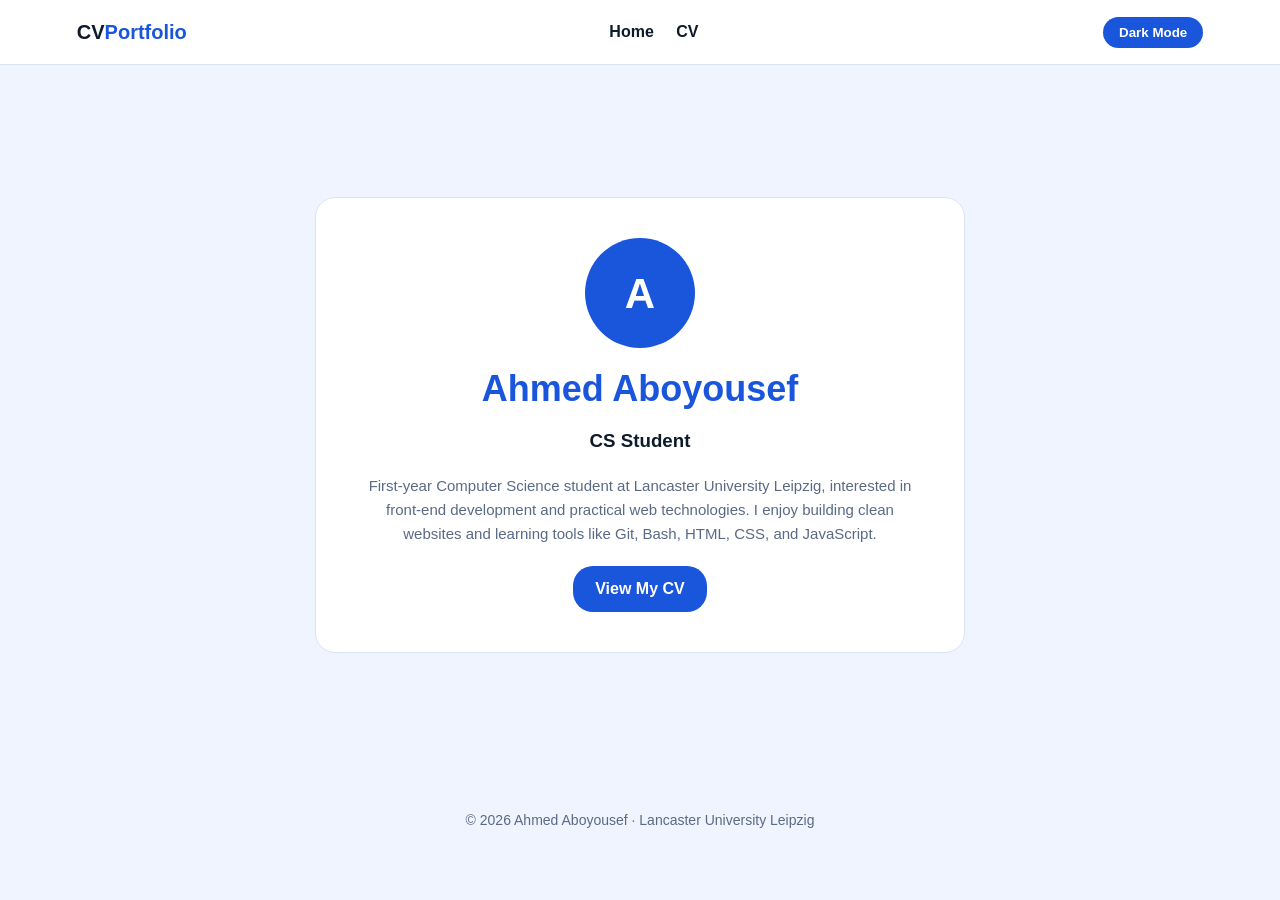
<file: index.html>
<!DOCTYPE html>
<html lang="en">
<head>
  <meta charset="UTF-8">

  <!-- new: this helps the homepage fit on phones and laptops -->
  <meta name="viewport" content="width=device-width, initial-scale=1.0">

  <title>Ahmed Aboyousef | Portfolio</title>
  <link rel="stylesheet" href="style.css">
</head>
<body>

  <!-- new: this header uses the same navigation style as the CV page -->
  <header>
    <div class="logo">CV<span>Portfolio</span></div>

    <nav>
      <a href="index.html">Home</a>
      <a href="cv.html">CV</a>
    </nav>

    <button id="themeToggle">Dark Mode</button>
  </header>

  <!-- new: this homepage section will be filled by JavaScript from data.json -->
  <section class="home-section">
    <div class="home-card reveal">
      <div class="avatar big-avatar">A</div>

      <h1 id="home-name">Loading...</h1>
      <h3 id="home-role"></h3>
      <p id="home-profile"></p>

      <a href="cv.html" class="main-btn">View My CV</a>
    </div>
  </section>

  <footer>© 2026 Ahmed Aboyousef · Lancaster University Leipzig</footer>

  <script src="app.js"></script>
</body>
</html>
</file>
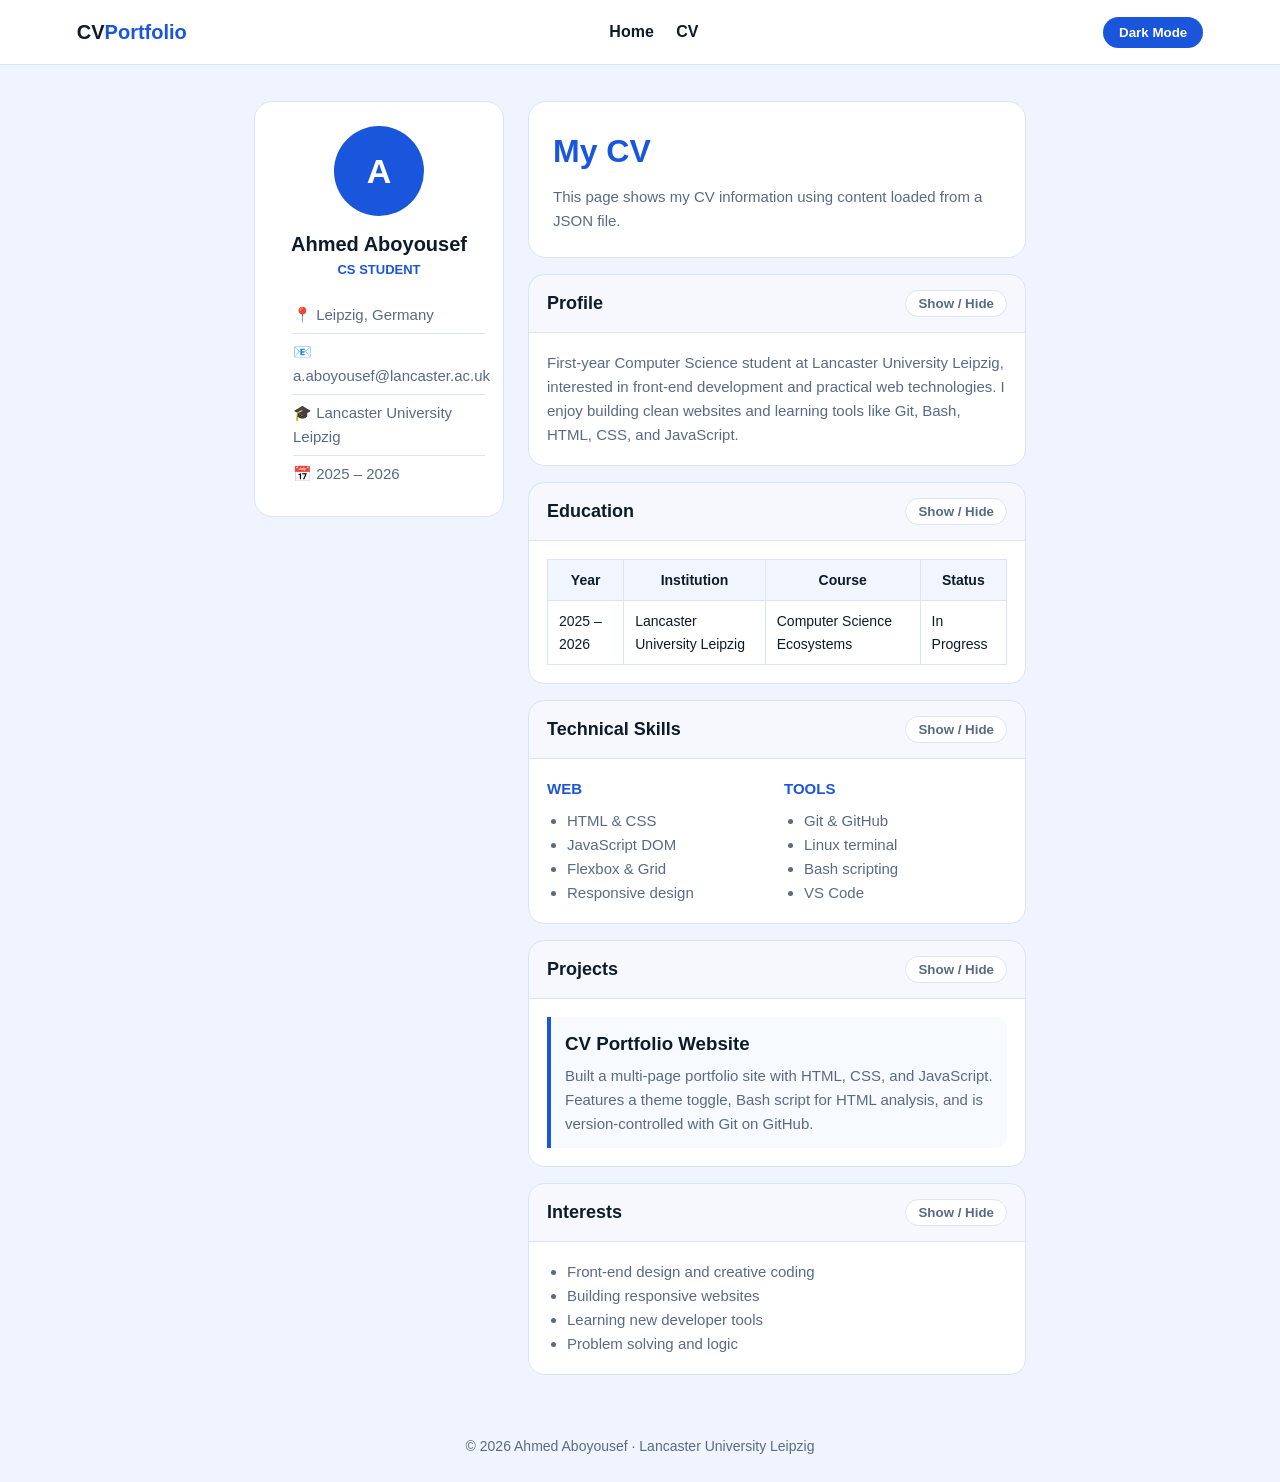
<file: cv.html>
<!DOCTYPE html>
<html lang="en">
<head>
  <meta charset="UTF-8">

  <!-- new: this helps the page fit on different screen sizes -->
  <meta name="viewport" content="width=device-width, initial-scale=1.0">

  <title>Ahmed Aboyousef | CV</title>
  <link rel="stylesheet" href="style.css">
</head>
<body>

  <!-- new: this header keeps the same style as the old CV project -->
  <header>
    <div class="logo">CV<span>Portfolio</span></div>

    <nav>
      <a href="index.html">Home</a>
      <a href="cv.html">CV</a>
    </nav>

    <button id="themeToggle">Dark Mode</button>
  </header>

  <main>

    <!-- new: this side card will be filled by JavaScript from data.json -->
    <aside>
      <div class="avatar">A</div>

      <h2 id="profile-name">Loading...</h2>
      <p class="role" id="profile-role"></p>

      <ul class="contact-list">
        <li id="profile-location"></li>
        <li id="profile-email"></li>
        <li id="profile-university"></li>
        <li id="profile-year"></li>
      </ul>
    </aside>

    <div class="cv-content">

      <div class="intro-box">
        <h1>My CV</h1>
        <p>This page shows my CV information using content loaded from a JSON file.</p>
      </div>

      <!-- new: "reveal" class is used by app.js to fade/slide this section in as the user scrolls to it -->
      <div class="cv-section reveal">
        <div class="section-heading">
          <h2>Profile</h2>
          <button class="toggle-btn">Show / Hide</button>
        </div>
        <div class="section-body">
          <p id="profile-text"></p>
        </div>
      </div>

      <!-- new: the education table will be created by JavaScript -->
      <div class="cv-section reveal">
        <div class="section-heading">
          <h2>Education</h2>
          <button class="toggle-btn">Show / Hide</button>
        </div>
        <div class="section-body">
          <table>
            <thead>
              <tr>
                <th>Year</th>
                <th>Institution</th>
                <th>Course</th>
                <th>Status</th>
              </tr>
            </thead>
            <tbody id="education-table"></tbody>
          </table>
        </div>
      </div>

      <!-- new: the skills lists will be created from data.json -->
      <div class="cv-section reveal">
        <div class="section-heading">
          <h2>Technical Skills</h2>
          <button class="toggle-btn">Show / Hide</button>
        </div>
        <div class="section-body">
          <div class="skill-cols">
            <div>
              <h3>Web</h3>
              <ul id="web-skills"></ul>
            </div>

            <div>
              <h3>Tools</h3>
              <ul id="tool-skills"></ul>
            </div>
          </div>
        </div>
      </div>

      <!-- new: projects will be created by JavaScript -->
      <div class="cv-section reveal">
        <div class="section-heading">
          <h2>Projects</h2>
          <button class="toggle-btn">Show / Hide</button>
        </div>
        <div class="section-body" id="projects-list"></div>
      </div>

      <!-- new: interests will be created by JavaScript -->
      <div class="cv-section reveal">
        <div class="section-heading">
          <h2>Interests</h2>
          <button class="toggle-btn">Show / Hide</button>
        </div>
        <div class="section-body">
          <ul id="interests-list"></ul>
        </div>
      </div>

    </div>
  </main>

  <footer>© 2026 Ahmed Aboyousef · Lancaster University Leipzig</footer>

  <script src="app.js"></script>
</body>
</html>
</file>
<file: style.css>
/* new: this removes default browser spacing */
* {
  box-sizing: border-box;
  margin: 0;
  padding: 0;
}

/* new: this keeps the same light blue background from the old CV */
body {
  font-family: Arial, sans-serif;
  background-color: #f0f4ff;
  color: #0d1b2a;
  line-height: 1.6;
}

/* new: this makes the header stay at the top like the old CV */
header {
  display: flex;
  justify-content: space-between;
  align-items: center;
  padding: 16px 6%;
  background-color: white;
  border-bottom: 1px solid #dbe4f3;
  position: sticky;
  top: 0;
  z-index: 10;
}

.logo {
  font-size: 20px;
  font-weight: bold;
}

.logo span {
  color: #1a56db;
}

nav a {
  color: #0d1b2a;
  text-decoration: none;
  margin-left: 18px;
  font-weight: bold;
}

nav a:hover {
  color: #1a56db;
}

/* new: this styles the dark mode button */
#themeToggle {
  background-color: #1a56db;
  color: white;
  border: none;
  padding: 8px 16px;
  border-radius: 20px;
  cursor: pointer;
  font-weight: bold;
}

/* new: this creates the two-column CV layout */
main {
  max-width: 900px;
  margin: 36px auto;
  padding: 0 5%;
  display: grid;
  grid-template-columns: 250px 1fr;
  gap: 24px;
}

aside {
  background-color: white;
  border: 1px solid #dbe4f3;
  border-radius: 18px;
  padding: 24px 18px;
  height: fit-content;
}

.avatar {
  width: 90px;
  height: 90px;
  background-color: #1a56db;
  color: white;
  border-radius: 50%;
  margin: 0 auto 12px;
  display: flex;
  align-items: center;
  justify-content: center;
  font-size: 34px;
  font-weight: bold;
}

aside h2 {
  text-align: center;
  font-size: 20px;
}

.role {
  color: #1a56db;
  font-size: 13px;
  font-weight: bold;
  text-align: center;
  margin-bottom: 16px;
  text-transform: uppercase;
}

.contact-list {
  list-style: none;
  font-size: 14px;
  color: #5a6a85;
}

.contact-list li {
  padding: 6px 0;
  border-bottom: 1px solid #dbe4f3;
}

.contact-list li:last-child {
  border-bottom: none;
}

.cv-content {
  display: flex;
  flex-direction: column;
  gap: 16px;
}

.intro-box {
  background-color: white;
  border: 1px solid #dbe4f3;
  border-radius: 18px;
  padding: 24px;
}

.intro-box h1 {
  color: #1a56db;
  margin-bottom: 8px;
}

/* new: these are the white CV cards */
.cv-section {
  background-color: white;
  border: 1px solid #dbe4f3;
  border-radius: 16px;
  overflow: hidden;
}

.section-heading {
  display: flex;
  justify-content: space-between;
  align-items: center;
  padding: 14px 18px;
  border-bottom: 1px solid #dbe4f3;
  background-color: rgba(26, 86, 219, 0.04);
}

.section-heading h2 {
  font-size: 18px;
}

.toggle-btn {
  background-color: white;
  border: 1px solid #dbe4f3;
  color: #5a6a85;
  padding: 5px 12px;
  border-radius: 20px;
  cursor: pointer;
  font-weight: bold;
}

.toggle-btn:hover {
  border-color: #1a56db;
  color: #1a56db;
}

.section-body {
  padding: 18px;
}

.section-body.hidden {
  display: none;
}

p,
li {
  color: #5a6a85;
  font-size: 15px;
}

ul {
  padding-left: 20px;
}

.skill-cols {
  display: grid;
  grid-template-columns: 1fr 1fr;
  gap: 14px;
}

.skill-cols h3 {
  color: #1a56db;
  font-size: 15px;
  margin-bottom: 8px;
  text-transform: uppercase;
}

.project-block {
  border-left: 4px solid #1a56db;
  padding: 12px 14px;
  background-color: rgba(26, 86, 219, 0.03);
  border-radius: 0 10px 10px 0;
}

.project-block h3 {
  color: #0d1b2a;
  margin-bottom: 6px;
}

table {
  width: 100%;
  border-collapse: collapse;
  font-size: 14px;
}

th,
td {
  padding: 9px 11px;
  border: 1px solid #dbe4f3;
}

th {
  background-color: rgba(26, 86, 219, 0.06);
}

/* new: this styles the homepage */
.home-section {
  min-height: 80vh;
  display: flex;
  justify-content: center;
  align-items: center;
  padding: 50px 5%;
}

.home-card {
  background-color: white;
  border: 1px solid #dbe4f3;
  border-radius: 20px;
  padding: 40px;
  max-width: 650px;
  text-align: center;
}

.big-avatar {
  width: 110px;
  height: 110px;
  font-size: 42px;
}

.home-card h1 {
  color: #1a56db;
  font-size: 36px;
  margin-bottom: 8px;
}

.home-card h3 {
  margin-bottom: 18px;
}

.main-btn {
  display: inline-block;
  background-color: #1a56db;
  color: white;
  text-decoration: none;
  padding: 10px 22px;
  border-radius: 20px;
  margin-top: 20px;
  font-weight: bold;
}

.main-btn:hover {
  background-color: #0d3fa8;
}

footer {
  text-align: center;
  color: #5a6a85;
  padding: 24px;
  font-size: 14px;
}

/* new: this is a simple dark mode style */
body.dark {
  background-color: #0d1117;
  color: #e6edf3;
}

body.dark header,
body.dark aside,
body.dark .cv-section,
body.dark .home-card,
body.dark .intro-box {
  background-color: #161b22;
  border-color: #30363d;
}

body.dark nav a,
body.dark .project-block h3 {
  color: #e6edf3;
}

body.dark p,
body.dark li {
  color: #8b949e;
}

body.dark .section-heading {
  background-color: rgba(88, 166, 255, 0.05);
  border-color: #30363d;
}

body.dark .toggle-btn {
  background-color: #161b22;
  border-color: #30363d;
}

body.dark th,
body.dark td {
  border-color: #30363d;
}

/* new: this makes the layout fit smaller screens */
@media (max-width: 700px) {
  main {
    grid-template-columns: 1fr;
  }

  header {
    flex-direction: column;
    gap: 12px;
  }

  nav a {
    margin: 0 8px;
  }
}

/* new: immersive interactive effect - scroll-triggered reveal animation.
   Elements with the "reveal" class start hidden and shifted down, then
   app.js adds the "active" class (using IntersectionObserver) the moment
   the element scrolls into view, which fades and slides it into place. */
.reveal {
  opacity: 0;
  transform: translateY(40px);
  transition: opacity 0.7s ease, transform 0.7s ease;
}

.reveal.active {
  opacity: 1;
  transform: translateY(0);
}

/* new: stagger each CV section slightly so they don't all animate at once */
.cv-section.reveal:nth-of-type(2) { transition-delay: 0.05s; }
.cv-section.reveal:nth-of-type(3) { transition-delay: 0.1s; }
.cv-section.reveal:nth-of-type(4) { transition-delay: 0.15s; }
.cv-section.reveal:nth-of-type(5) { transition-delay: 0.2s; }

/* new: respects users who prefer reduced motion */
@media (prefers-reduced-motion: reduce) {
  .reveal {
    opacity: 1;
    transform: none;
    transition: none;
  }
}
</file>
